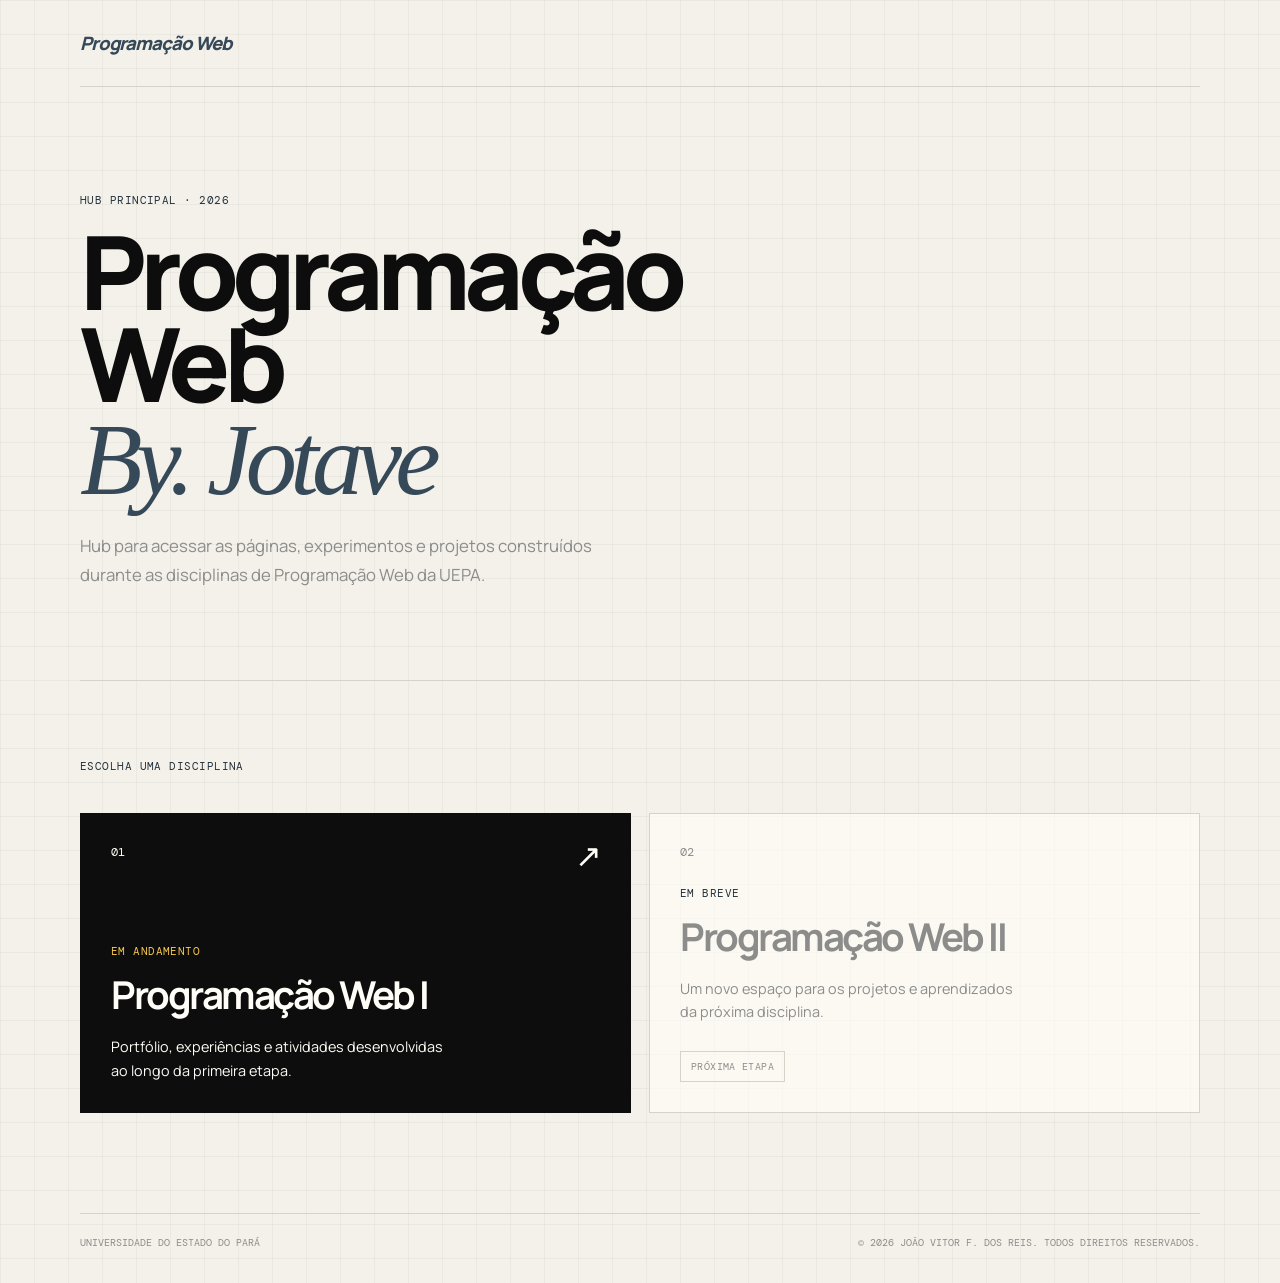
<file: index.html>
<!DOCTYPE html>
<html lang="pt-BR">
<head>
    <meta charset="UTF-8">
    <meta name="viewport" content="width=device-width, initial-scale=1.0">
    <meta name="description" content="Hub principal das páginas desenvolvidas nas disciplinas de Programação Web da UEPA.">
    <link rel="icon" type="image/x-icon" href="public/favicon/favicon.ico">
    <link rel="apple-touch-icon" href="public/favicon/apple-touch-icon.png">
    <title>Hub de Programação Web | UEPA</title>
    <link rel="stylesheet" href="style/hub.css">
</head>
<body>
    <header class="topo">
        <a class="marca" href="index.html" aria-label="Voltar ao início">
            <span><em>Programação Web</em></span>
        </a>
    </header>

    <main>
        <section class="hero" aria-labelledby="titulo-principal">
            <div class="hero-conteudo">
                <p class="eyebrow">Hub principal · 2026</p>
                <h1 id="titulo-principal">Programação Web <br> <em>By. <a href="https://github.com/jotavedreis" target="_blank" rel="noopener noreferrer">Jotave</a></em></h1>
                <p class="intro">Hub para acessar as páginas, experimentos e projetos construídos durante as disciplinas de Programação Web da UEPA.</p>
            </div>
        </section>

        <section class="disciplinas">
            <div class="secao-cabecalho">
                <p class="eyebrow">Escolha uma disciplina</p>
            </div>

            <div class="grade-disciplinas">
                <a class="disciplina disciplina-principal" href="prog-web-1/index.html" aria-label="Acessar a disciplina de Programação Web I">
                    <div class="numero">01</div>
                    <div class="disciplina-texto">
                        <p class="rotulo">Em andamento</p>
                        <h2>Programação Web I</h2>
                        <p>Portfólio, experiências e atividades desenvolvidas ao longo da primeira etapa.</p>
                    </div>
                    <span class="seta" aria-hidden="true">↗</span>
                </a>

                <div class="disciplina disciplina-futura" aria-label="Programação Web II em breve">
                    <div class="numero">02</div>
                    <div class="disciplina-texto">
                        <p class="rotulo">Em breve</p>
                        <h2>Programação Web II</h2>
                        <p>Um novo espaço para os projetos e aprendizados da próxima disciplina.</p>
                    </div>
                    <span class="badge">Próxima etapa</span>
                </div>
            </div>
        </section>
    </main>

    <footer>
        <p>Universidade do Estado do Pará</p>
        <p>&copy; 2026 João Vitor F. dos Reis. Todos direitos reservados.</p>
    </footer>
</body>
</html>
</file>
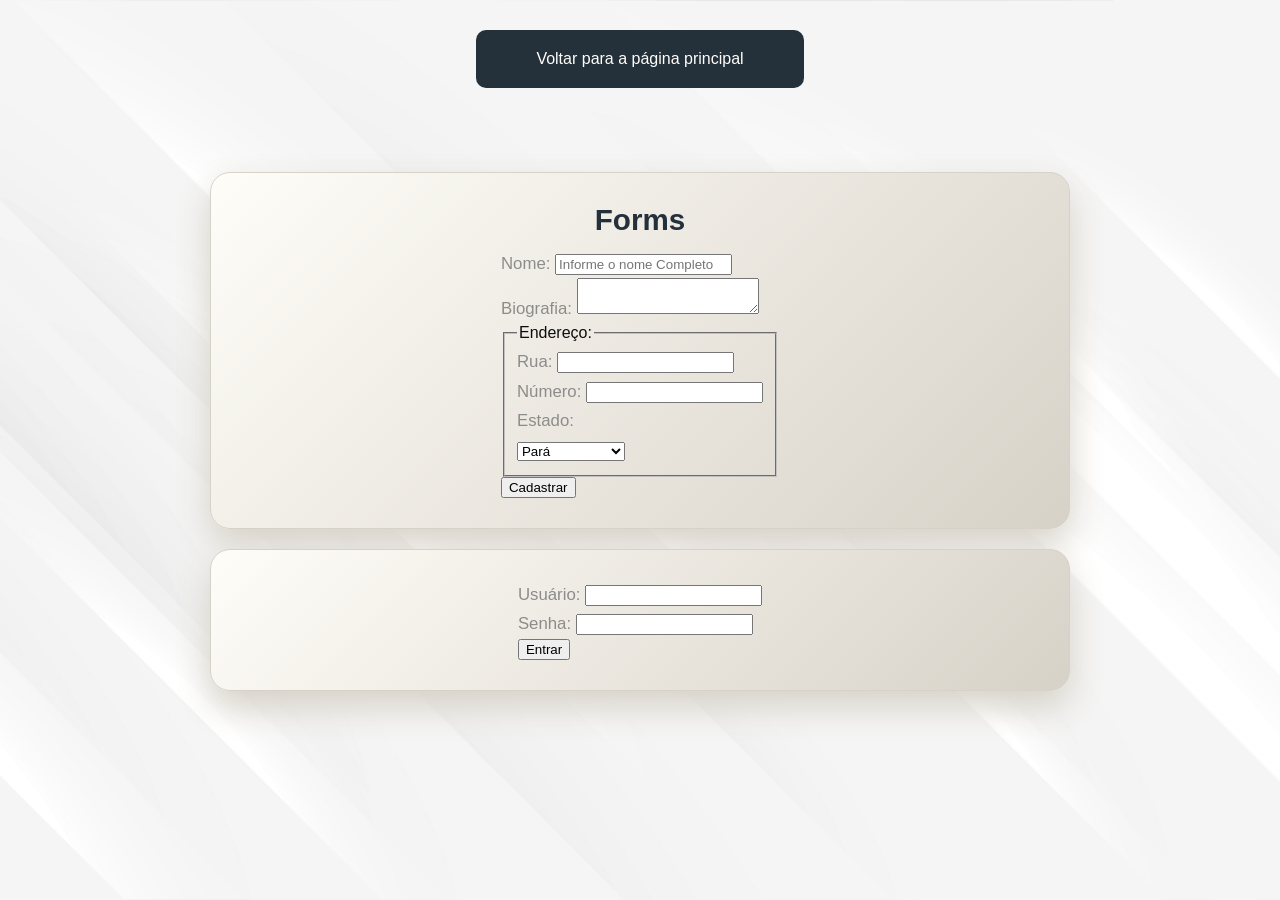
<file: prog-web-1/pages/atividade2(depricat).html>
<!DOCTYPE html>
<html lang="pt-BR">
<head>
    <meta charset="UTF-8">
    <meta name="viewport" content="width=device-width, initial-scale=1.0">
    <link rel="stylesheet" href="../style/style.css">
    <link rel="stylesheet" href="../style/atv2.css">

    <link rel="icon" href="../public/imgs/favicon/favicon.ico" type="image/x-icon">
    <link rel="apple-touch-icon" href="../public/imgs/favicon/apple-touch-icon.png">
    <title>TestForms</title>
</head>
<body>

    <header>
        <a href="../index.html" rel="noopener noreferrer" class="btn-telas">Voltar para a página principal</a>
    </header>

    <main>
        <article class="bloco">
            <h1>Forms</h1>
            <form>
                <div>
                    <p>
                        <label>
                            Nome: <input type="text" id="nomePessoa" name="nomePessoa" placeholder="Informe o nome Completo" required>
                        </label>
                    </p>
                </div>
                <div>
                    <p>
                        <label>
                            Biografia: <textarea id="bio" name="bio" required></textarea>
                        </label>
                    </p>
                </div>

                <fieldset>
                    <legend>Endereço:</legend>
                    <div>
                        <p>
                            <label>
                                Rua: <input type="text" id="rua" name="rua" required>
                            </label>
                        </p>
                    </div>
                    <div>
                        <p>
                            <label>
                                Número: <input type="text" id="numero" name="numero" required>
                            </label>
                        </p>
                    </div>

                    <p>
                        <label for="estado">Estado:</label>
                    </p>
                    <p>
                    <select id="estadoSelect" name="estado">
                        <option value="PA">Pará</option>
                        <option value="SP">São Paulo</option>
                        <option value="RJ">Rio de Janeiro</option>
                        <option value="AC">Acre</option>
                    </select>
                    </p>
                </fieldset>

                <button>Cadastrar</button>

            </form>
        </article>

        <article class="bloco">
            <form>
                <div>
                    <p>
                        <label>
                            Usuário: <input type="text" id="usuario" name="usuario" required>
                        </label>
                    </p>
                </div>

                <div>
                    <p>
                        <label>
                            Senha: <input type="password" id="senha" name="senha" required>
                        </label>
                    </p>
                </div>

                <button>Entrar</button>
            </form>
        </article>
    
</body>
</html>
</file>
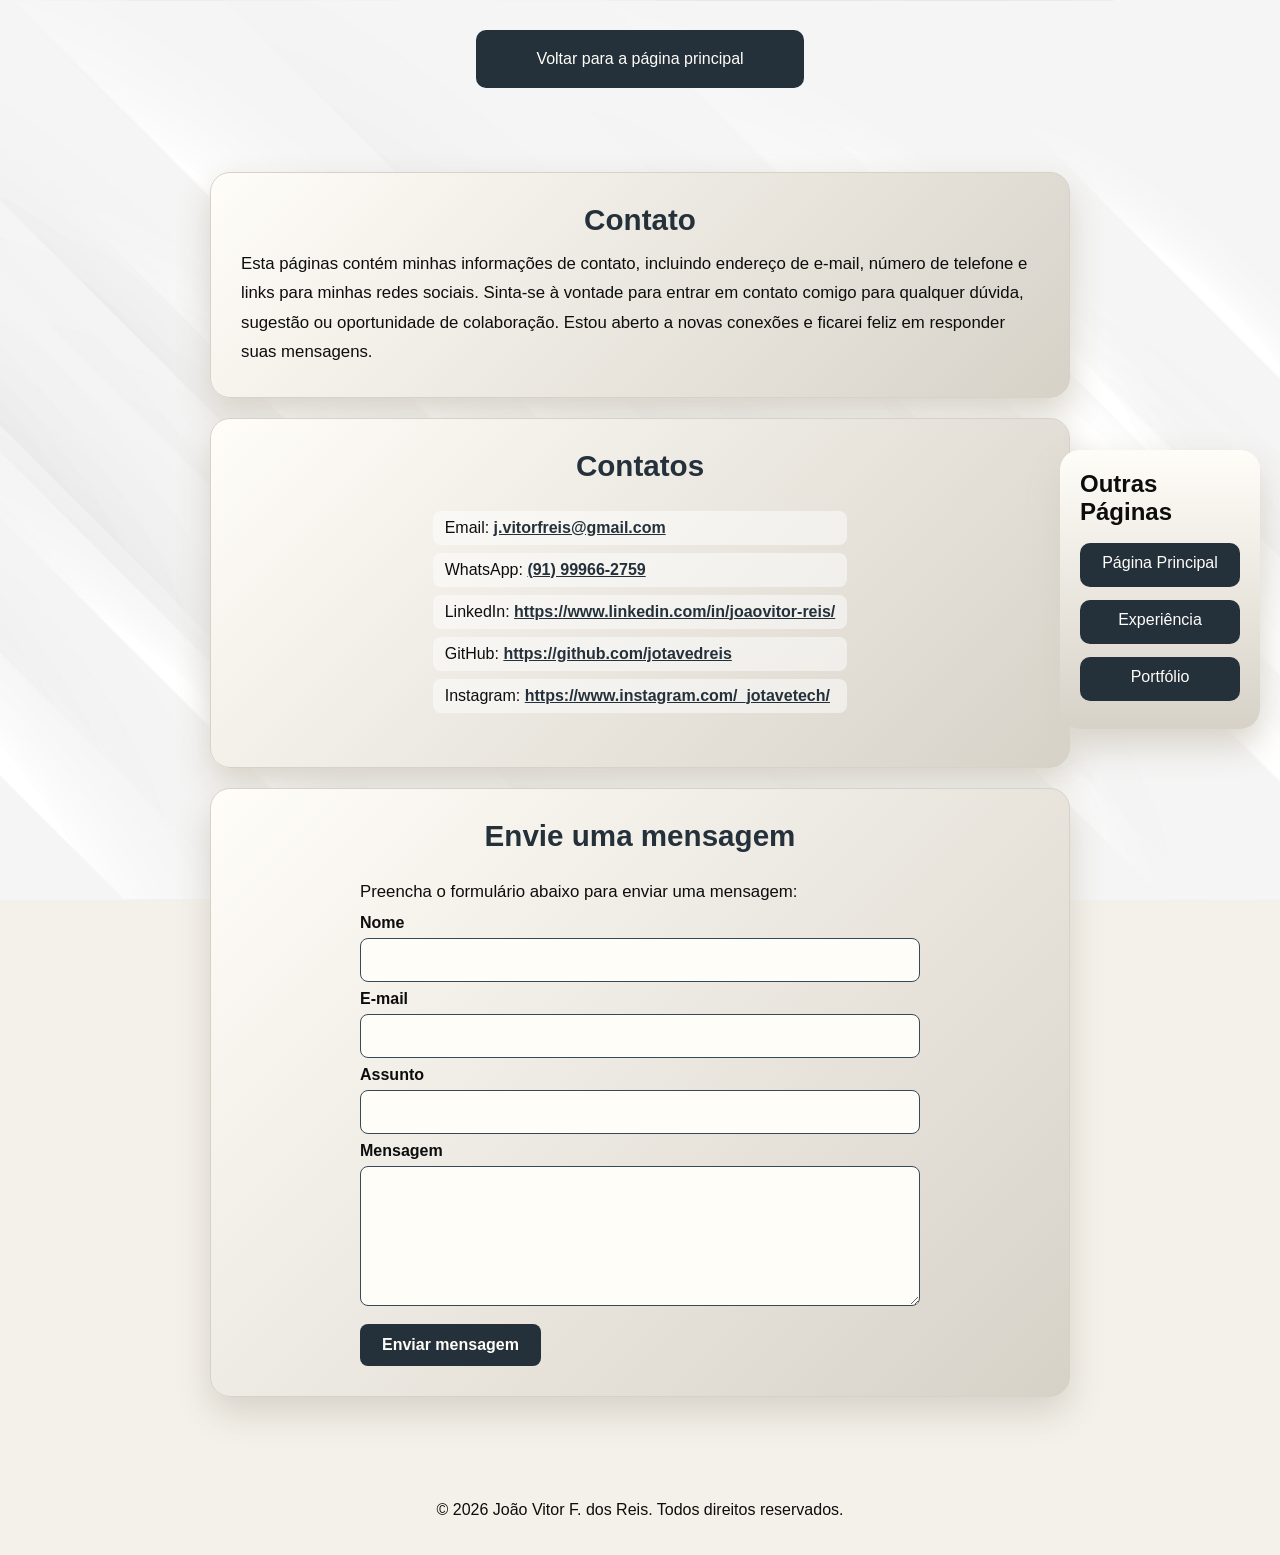
<file: prog-web-1/pages/contato.html>
<!DOCTYPE html>
<html lang="pt-BR">
<head>
    <meta charset="UTF-8">
    <meta name="viewport" content="width=device-width, initial-scale=1.0">
    <title>Contato</title>
    <link id="stylesheet" rel="stylesheet" href="../style/main.css">
    <link rel="stylesheet" href="../style/paginas.css">
    <link rel="icon" href="../public/imgs/favicon/favicon.ico" type="image/x-icon">
    <link rel="apple-touch-icon" href="../public/imgs/favicon/apple-touch-icon.png">
</head>
<body>
    <header>
        <a href="../index.html" class="btn-telas">Voltar para a página principal</a>
    </header>

    <main>
        <article class="bloco">
            <h1>Contato</h1>
            <p>
                Esta páginas contém minhas informações de contato, incluindo endereço de e-mail, número de telefone e links para minhas redes sociais. Sinta-se à vontade para entrar em contato comigo para qualquer dúvida, sugestão ou oportunidade de colaboração. Estou aberto a novas conexões e ficarei feliz em responder suas mensagens.
            </p>
        </article>

        <section class="bloco">
            <h1>Contatos</h1>
            <ul>
                <li>Email: <a href="mailto:j.vitorfreis@gmail.com" target="_blank">j.vitorfreis@gmail.com</a></li>
                <li>WhatsApp: <a href="https://wa.me/5591999662759" target="_blank">(91) 99966-2759</a></li>
                <li>LinkedIn: <a href="https://www.linkedin.com/in/joaovitor-reis/" target="_blank">https://www.linkedin.com/in/joaovitor-reis/</a></li>
                <li>GitHub: <a href="https://github.com/jotavedreis" target="_blank">https://github.com/jotavedreis</a></li>
                <li>Instagram: <a href="https://www.instagram.com/_jotavetech/" target="_blank">https://www.instagram.com/_jotavetech/</a></li>
            </ul>
        </section>

        <section class="bloco">
            <h1>Envie uma mensagem</h1>
            <form action="mailto:teste@gmail.com" method="post" enctype="text/plain">
                <p>Preencha o formulário abaixo para enviar uma mensagem:</p>

                <label>Nome <input type="text" id="nome" name="nome" required></label>

                <label>E-mail <input type="email" id="email" name="email" required></label>

                <label>Assunto <input type="text" id="assunto" name="assunto" required></label>

                <label>Mensagem <textarea id="mensagem" name="mensagem" rows="6" required></textarea></label>

                <button type="submit">Enviar mensagem</button>
            </form>
        </section>
    </main>

    <footer>
        <p>&copy; 2026 João Vitor F. dos Reis. Todos direitos reservados.</p>
    </footer>

    <aside>
        <h2>Outras Páginas</h2>
            <a href="../index.html">Página Principal</a>
            <a href="experiencia.html">Experiência</a>
            <a href="portifolio.html">Portfólio</a>
    </aside>

</body>
<script src="../js/vlibras.js"></script>

</html>
</file>
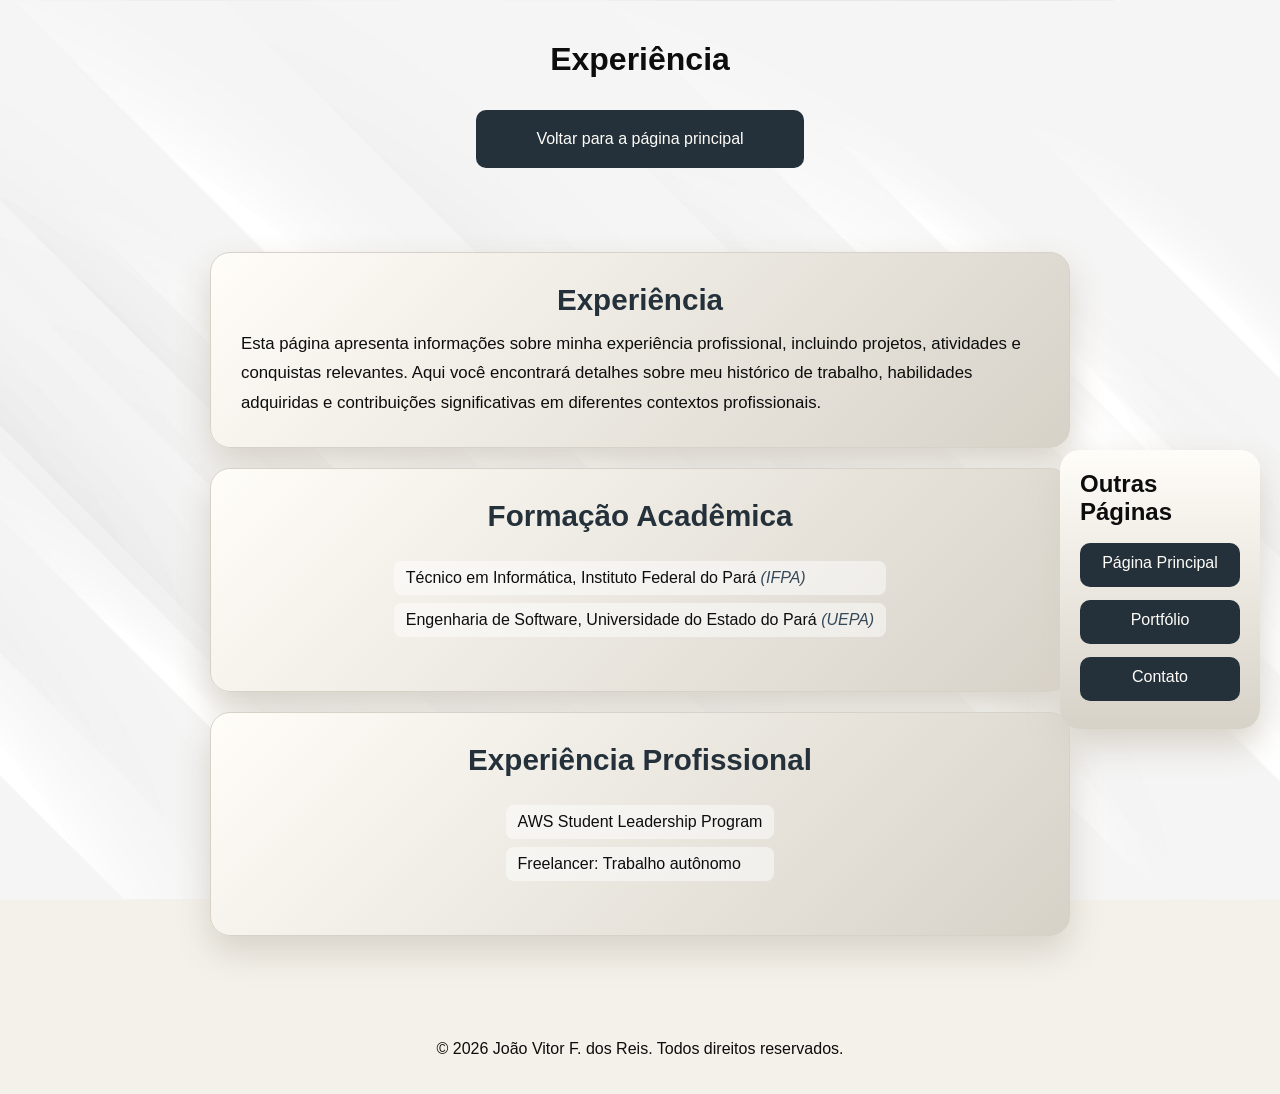
<file: prog-web-1/pages/experiencia.html>
<!DOCTYPE html>
<html lang="pt-BR">
<head>
    <meta charset="UTF-8">
    <meta name="viewport" content="width=device-width, initial-scale=1.0">
    <title>Experiência</title>
    <link rel="stylesheet" href="../style/main.css">
    <link rel="stylesheet" href="../style/paginas.css">
    <link rel="icon" href="../public/imgs/favicon/favicon.ico" type="image/x-icon">
    <link rel="apple-touch-icon" href="../public/imgs/favicon/apple-touch-icon.png">
</head>
<body>
    <header>
        <h1>Experiência</h1>
        <a href="../index.html" class="btn-telas">Voltar para a página principal</a>
    </header>

    <main>
        <article class="bloco">
            <h1>Experiência</h1>
            <p>
                Esta página apresenta informações sobre minha experiência profissional, incluindo projetos, atividades e conquistas relevantes. Aqui você encontrará detalhes sobre meu histórico de trabalho, habilidades adquiridas e contribuições significativas em diferentes contextos profissionais.
            </p>
        </article>

        <div class="bloco">
            <h1>Formação Acadêmica</h1>
            <ul>
                <li>Técnico em Informática, Instituto Federal do Pará <span class="instituicao">(IFPA)</span></li>
                <li>Engenharia de Software, Universidade do Estado do Pará <span class="instituicao">(UEPA)</span></li>
            </ul>
        </div>

        <div class="bloco">
            <h1>Experiência Profissional</h1>
            <ul>
                <li>AWS Student Leadership Program</li>
                <li>Freelancer: Trabalho autônomo</li>
            </ul>
        </div>
    </main>

    <footer>
        <p>&copy; 2026 João Vitor F. dos Reis. Todos direitos reservados.</p>
    </footer>

    <aside>
        <h2>Outras Páginas</h2>
            <a href="../index.html">Página Principal</a>
            <a href="portifolio.html">Portfólio</a>
            <a href="contato.html">Contato</a>
    </aside>

</body>
<script src="../js/vlibras.js"></script>

</html>
</file>
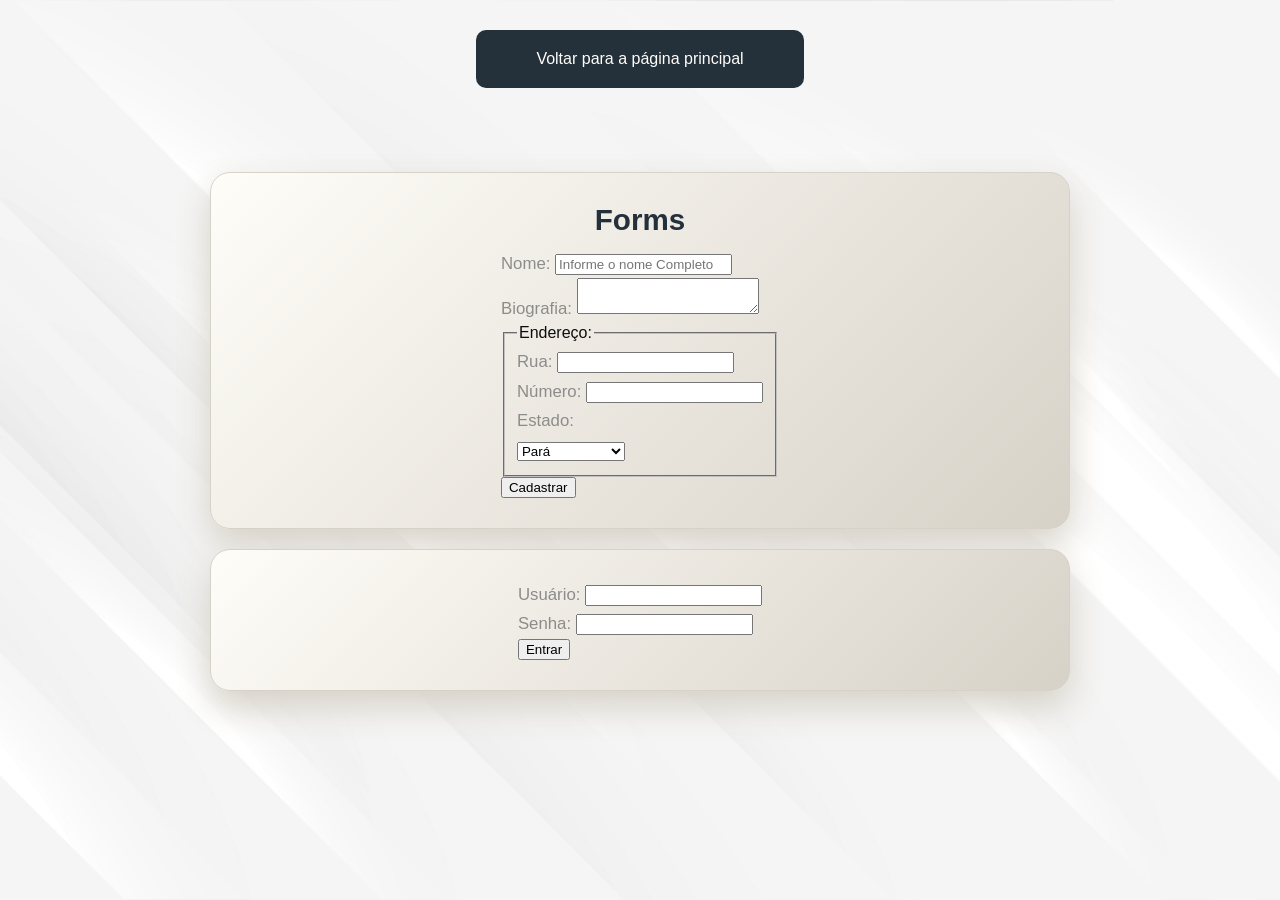
<file: Prog. Web I/pages/atividade2(depricat).html>
<!DOCTYPE html>
<html lang="pt-br">
<head>
    <meta charset="UTF-8">
    <meta name="viewport" content="width=device-width, initial-scale=1.0">
    <link rel="stylesheet" href="../style/style.css">
    <link rel="stylesheet" href="../style/atv2.css">

    <link rel="icon" href="../public/imgs/favicon/favicon.ico" type="image/x-icon">
    <link rel="apple-touch-icon" href="../public/imgs/favicon/apple-touch-icon.png">
    <title>TestForms</title>
</head>
<body>

    <header>
        <a href="../index.html" rel="noopener noreferrer" class="btn-telas">Voltar para a página principal</a>
    </header>

    <main>
        <article class="bloco">
            <h1>Forms</h1>
            <form>
                <div>
                    <p>
                        <label>
                            Nome: <input type="text" id="nomePessoa" name="nomePessoa" placeholder="Informe o nome Completo" required>
                        </label>
                    </p>
                </div>
                <div>
                    <p>
                        <label>
                            Biografia: <textarea id="bio" name="bio" required></textarea>
                        </label>
                    </p>
                </div>

                <fieldset>
                    <legend>Endereço:</legend>
                    <div>
                        <p>
                            <label>
                                Rua: <input type="text" id="rua" name="rua" required>
                            </label>
                        </p>
                    </div>
                    <div>
                        <p>
                            <label>
                                Número: <input type="text" id="numero" name="numero" required>
                            </label>
                        </p>
                    </div>

                    <p>
                        <label for="estado">Estado:</label>
                    </p>
                    <p>
                    <select id="estadoSelect" name="estado">
                        <option value="PA">Pará</option>
                        <option value="SP">São Paulo</option>
                        <option value="RJ">Rio de Janeiro</option>
                        <option value="AC">Acre</option>
                    </select>
                    </p>
                </fieldset>

                <button>Cadastrar</button>

            </form>
        </article>

        <article class="bloco">
            <form>
                <div>
                    <p>
                        <label>
                            Usuário: <input type="text" id="usuario" name="usuario" required>
                        </label>
                    </p>
                </div>

                <div>
                    <p>
                        <label>
                            Senha: <input type="password" id="senha" name="senha" required>
                        </label>
                    </p>
                </div>

                <button>Entrar</button>
            </form>
        </article>
    
</body>
</html>
</file>
<file: style/hub.css>
@import url('https://fonts.googleapis.com/css2?family=DM+Mono:wght@400;500&family=Manrope:wght@400;500;600;700;800&display=swap');

:root {
    --ink: #0D0D0D;
    --muted: #8C8C8B;
    --paper: #f4f1ea;
    --panel: #fffdf8;
    --line: #d7d2c8;
    --accent: #364959;
    --accent-dark: #24313b;
    --yellow: #f5c84b;
}

* {
    box-sizing: border-box;
}

body {
    min-height: 100vh;
    margin: 0;
    color: var(--ink);
    background-color: var(--paper);
    background-image: linear-gradient(rgba(23, 33, 43, .045) 1px, transparent 1px), linear-gradient(90deg, rgba(23, 33, 43, .045) 1px, transparent 1px);
    background-size: 34px 34px;
    font-family: 'Manrope', sans-serif;

    .topo,
    main,
    footer {
        width: min(1120px, calc(100% - 64px));
        margin: 0 auto;
    }
    .topo {
    display: flex;
    align-items: center;
    justify-content: space-between;
    padding: 30px 0;
    border-bottom: 1px solid var(--line);
    }

    .marca {
    color: var(--ink);
    font-size: 1.15rem;
    font-weight: 800;
    letter-spacing: -.06em;
    text-decoration: none;

        span {
            color: var(--accent);
        }
    }

    .eyebrow,
    .rotulo,
    .numero,
    .badge {
        font-family: 'DM Mono', monospace;
        letter-spacing: .04em;
        text-transform: uppercase;
    }

    .hero {
    display: grid;
    grid-template-columns: 1fr 140px;
    align-items: end;
    gap: 32px;
    padding: 106px 0 90px;
    border-bottom: 1px solid var(--line);
}

.eyebrow {
    margin: 0 0 18px;
    color: var(--accent-dark);
    font-size: .7rem;
}

h1,
h2,
h3,
p {
    margin-top: 0;
}

h1,
h2,
h3 {
    letter-spacing: -.065em;
}

h1 {
    max-width: 790px;
    margin-bottom: 26px;
    font-size: clamp(3.5rem, 8vw, 7.6rem);
    line-height: .9;
    font-weight: 800;
}

h1 em {
    color: var(--accent);
    font-family: Georgia, serif;
    font-weight: 400;

    a {
        color: var(--accent);
        text-decoration: none;
    }

    a:hover,
    a:focus-visible {
        text-decoration: underline;
    }
}

.intro {
    max-width: 540px;
    margin-bottom: 0;
    color: var(--muted);
    font-size: 1.05rem;
    line-height: 1.7;
}

.marcador {
    padding: 16px 0 12px 18px;
    border-left: 2px solid var(--accent);
    color: var(--ink);
    font-family: 'DM Mono', monospace;
    font-size: 1.5rem;
    line-height: 1.1;

    span {
        color: var(--muted);
        font-size: .9rem;
    }
}

.disciplinas {
    padding: 78px 0 100px;
}

.secao-cabecalho {
    display: flex;
    align-items: end;
    justify-content: space-between;
    gap: 30px;
    margin-bottom: 34px;

    h2 {
        max-width: 380px;
        margin: 0;
        font-size: clamp(1.8rem, 3vw, 2.7rem);
        line-height: 1;
    }

    .eyebrow {
        margin-bottom: 6px;
    }
}

.grade-disciplinas {
    display: grid;
    grid-template-columns: repeat(2, 1fr);
    gap: 18px;
}

.disciplina {
    position: relative;
    display: flex;
    min-height: 300px;
    flex-direction: column;
    justify-content: space-between;
    padding: 30px;
    border: 1px solid var(--ink);
    text-decoration: none;
}

.disciplina-principal {
    color: var(--panel);
    background: var(--ink);
    transition: transform .25s ease, background .25s ease;

    &:hover,
    &:focus-visible {
        background: var(--accent-dark);
        transform: translateY(-6px);
    }
}

.disciplina-futura {
    color: var(--muted);
    border-color: var(--line);
    background: rgba(255, 253, 248, .64);

    .rotulo {
        color: var(--accent-dark);
    }
}

.numero {
    font-size: .75rem;
}

.rotulo {
    margin-bottom: 10px;
    color: var(--yellow);
    font-size: .66rem;
}

.disciplina-texto {
    max-width: 390px;

    p:last-child {
        max-width: 340px;
        margin-bottom: 0;
        font-size: .9rem;
        line-height: 1.6;
    }
}

h2 {
    margin-bottom: 14px;
    color: inherit;
    font-size: clamp(1.7rem, 3vw, 2.55rem);
    font-weight: 700;
}

.seta {
    position: absolute;
    top: 25px;
    right: 28px;
    font-size: 2rem;
    line-height: 1;
}

.badge {
    align-self: flex-start;
    padding: 8px 10px;
    border: 1px solid var(--line);
    color: var(--muted);
    font-size: .6rem;
}

footer {
    display: flex;
    justify-content: space-between;
    gap: 20px;
    padding: 22px 0 34px;
    border-top: 1px solid var(--line);
    color: var(--muted);
    font-family: 'DM Mono', monospace;
    font-size: .65rem;
    text-transform: uppercase;

    p {
        margin: 0;
    }
}

@media (max-width: 700px) {
    .topo {
        padding: 22px 0;
    }

    .hero {
        grid-template-columns: 1fr;
        gap: 36px;
        padding: 76px 0 62px;
    }

    h1 {
        font-size: clamp(3.1rem, 17vw, 5.2rem);
    }

    .marcador {
        width: fit-content;
        padding-top: 8px;
    }

    .disciplinas {
        padding: 58px 0 72px;
    }

    .secao-cabecalho,
    .grade-disciplinas,
    footer {
        display: block;
    }

    .secao-cabecalho {
        h2 {
            margin-top: 28px;
        }
    }

    .disciplina + .disciplina {
        margin-top: 14px;
    }

    footer {
        p + p {
            margin-top: 10px;
        }
    }
}
}
</file>
<file: prog-web-1/style/style.css>
:root {
    --ink: #0D0D0D;
    --muted: #8C8C8B;
    --paper: #f4f1ea;
    --panel: #fffdf8;
    --line: #d7d2c8;
    --accent: #364959;
    --accent-dark: #24313b;
    --yellow: #f5c84b;
}

html {
    overflow-x: hidden;
}

body {
    margin: 0;
    padding: 0;
    font-family: Arial, sans-serif;
    overflow-x: hidden;
    display: flex;
    flex-direction: column;
    align-items: center;
    min-height: 100vh;
    color: var(--ink);
    background: var(--paper) url(../public/imgs/background/background-white.jpg) center / cover no-repeat fixed;

    header {
        width: 100%;
        padding: 20px;
        text-align: center;
    }

    > aside {
        position: fixed;
        top: 50%;
        right: 20px;
        display: flex;
        flex-direction: column;
        align-items: center;
        justify-content: center;
        width: 200px;
        min-height: 25vh;
        padding: 20px;
        gap: 5px;
        background: linear-gradient(var(--panel), var(--line));
        border-radius: 20px;
        box-shadow: 0 16px 35px var(--line);

        h2 {
            margin: 0 0 12px;
            color: var(--ink);
        }

        a {
            display: block;
            width: min(100%, 220px);
            min-height: 44px;
            margin-bottom: 8px;
            padding: 10px 14px;
            color: var(--panel);
            line-height: 1.2;
            text-align: center;
            text-decoration: none;
            background: var(--accent-dark);
            border-radius: 10px;
            transition: background-color 0.3s ease, color 0.3s ease;

            &:hover,
            &:focus-visible {
                color: var(--line);
                background: var(--accent);
            }
        }
    }

    main {
    width: min(100% - 32px, 900px);
    margin: 34px 16px 48px;
    }

    .bloco {
        display: flex;
        flex-direction: column;
        align-items: center;
        justify-content: center;
        width: min(100% - 40px, 900px);
        margin: 20px auto;
        padding: 30px;
        background: linear-gradient(135deg, var(--panel) 0%, var(--line) 100%);
        border: 1px solid var(--line);
        border-radius: 20px;
        box-shadow: 0 16px 35px var(--line);
        h1,
        h2 {
            margin: 0 0 12px;
            color: var(--accent-dark);
            font-size: clamp(1.35rem, 3vw, 1.85rem);
        }

        p {
            margin: 0;
            color: var(--muted);
            font-size: 1.05rem;
            line-height: 1.75;
        }

        a {
            color: var(--accent-dark);
            font-weight: 700;
        }
    }

    .btn-telas {
        display: inline-block;
        padding: 20px 60px;
        margin: 10px;
        color: var(--panel);
        text-align: center;
        text-decoration: none;
        background: var(--accent-dark);
        border-radius: 10px;
        cursor: pointer;
        transition: background-color 0.3s ease, box-shadow 0.3s ease, transform 0.3s ease;
    }

    .btn-telas:hover,
    .btn-telas:focus-visible {
        color: var(--panel);
        background: var(--accent);
        box-shadow: 0 4px 8px var(--line);
        transform: scale(1.05);
    }

    footer {
        margin-top: auto;
        padding: 20px;
        text-align: center;
    }

    @media (max-width: 760px) {
        > aside {
            display: none;
        }
    }
}

*,
*::before,
*::after {
    box-sizing: border-box;
}
</file>
<file: prog-web-1/style/atv2.css>
.videos {
    display: flex;
    flex-direction: column;
    align-items: center;
    justify-content: center;
    color: var(--panel);

    video {
        margin: 20px;
        border-radius: 10px;
    }
}

table {
    width: 100%;
    border-collapse: collapse;
    text-align: center;

    td {
        padding: 10px;
    }
}
</file>
<file: prog-web-1/style/main.css>
*,
*::before,
*::after {
    box-sizing: border-box;
}

:root {
    --ink: #0D0D0D;
    --muted: #8C8C8B;
    --paper: #f4f1ea;
    --panel: #fffdf8;
    --line: #d7d2c8;
    --accent: #364959;
    --accent-dark: #24313b;
    --yellow: #f5c84b;
}

body {
    margin: 0;
    padding: 0;
    font-family: Arial, sans-serif;
    overflow-x: hidden;
    display: flex;
    flex-direction: column;
    align-items: center;
    min-height: 100vh;
    color: var(--ink);
    background: var(--paper) url(../public/imgs/background/background-white.jpg) center / cover no-repeat fixed;

    header {
        width: 100%;
        padding: 20px;
        text-align: center;
    }

    > aside {
        position: fixed;
        top: 50%;
        right: 20px;
        display: flex;
        flex-direction: column;
        align-items: center;
        justify-content: center;
        width: 200px;
        min-height: 25vh;
        padding: 20px;
        gap: 5px;
        background: linear-gradient(var(--panel), var(--line));
        border-radius: 20px;
        box-shadow: 0 16px 35px var(--line);

        h2 {
            margin: 0 0 12px;
            color: var(--ink);
        }

        a {
            display: block;
            width: min(100%, 220px);
            min-height: 44px;
            margin-bottom: 8px;
            padding: 10px 14px;
            color: var(--panel);
            line-height: 1.2;
            text-align: center;
            text-decoration: none;
            background: var(--accent-dark);
            border-radius: 10px;
            transition: background-color 0.3s ease, color 0.3s ease;

            &:hover,
            &:focus-visible {
                color: var(--line);
                background: var(--accent);
            }
        }
    }

    main {
        width: min(100% - 32px, 900px);
        margin: 34px 16px 48px;
    }

    .bloco {
        display: flex;
        flex-direction: column;
        align-items: center;
        justify-content: center;
        width: min(100% - 40px, 900px);
        margin: 20px auto;
        padding: 30px;
        background: linear-gradient(135deg, var(--panel) 0%, var(--line) 100%);
        border: 1px solid var(--line);
        border-radius: 20px;
        box-shadow: 0 16px 35px var(--line);

        h1,
        h2 {
            margin: 0 0 12px;
            color: var(--accent-dark);
            font-size: clamp(1.35rem, 3vw, 1.85rem);
        }

        p:not(.etiqueta) {
            margin: 0;
            color: var(--ink);
            font-size: 1.05rem;
            line-height: 1.75;
        }

        a {
            color: var(--accent-dark);
            font-weight: 700;
        }

        ul {
            list-style: none;
            padding: 0;

            li {
                margin-bottom: 8px;
                padding: 8px 12px;
                background: rgba(255, 255, 255, 0.5);
                border-radius: 8px;
            }
        }
    }

    .btn-telas {
        display: inline-block;
        padding: 20px 60px;
        margin: 10px;
        color: var(--panel);
        text-align: center;
        text-decoration: none;
        background: var(--accent-dark);
        border-radius: 10px;
        cursor: pointer;
        transition: background-color 0.3s ease, box-shadow 0.3s ease, transform 0.3s ease;

        &:hover,
        &:focus-visible {
            color: var(--panel);
            background: var(--accent);
            box-shadow: 0 4px 8px var(--line);
            transform: scale(1.05);
        }
    }

    footer {
        margin-top: auto;
        padding: 20px;
        text-align: center;
    }

    @media (max-width: 760px) {
        > aside {
            display: none;
        }
    }
}

form {
    display: flex;
    flex-direction: column;
    gap: 8px;
    width: min(100%, 560px);
    margin-top: 12px;

    p {
        align-self: flex-start;
        margin: 0 0 10px;
        color: var(--muted);
        line-height: 1.5;
    }

    label {
        display: flex;
        flex-direction: column;
        align-items: flex-start;
        gap: 6px;
        width: 100%;
        color: var(--ink);
        font-weight: 700;
    }

    input,
    textarea {
        box-sizing: border-box;
        width: 100%;
        padding: 12px 14px;
        color: var(--ink);
        font: inherit;
        background: var(--panel);
        border: 1px solid var(--line);
        border-radius: 8px;
        outline: none;
        transition: border-color 0.2s ease, box-shadow 0.2s ease;
    }

    textarea {
        min-height: 140px;
        resize: vertical;
    }

    input:focus,
    textarea:focus {
        border-color: var(--accent);
        box-shadow: 0 0 0 3px var(--line);
    }

    input:invalid:not(:placeholder-shown),
    textarea:invalid:not(:placeholder-shown) {
        border-color: var(--accent);
    }

    button {
        align-self: flex-start;
        margin-top: 10px;
        padding: 12px 22px;
        color: var(--panel);
        font: inherit;
        font-weight: 700;
        background: var(--accent-dark);
        border: 0;
        border-radius: 8px;
        cursor: pointer;
        transition: background-color 0.2s ease, transform 0.2s ease;
    }

    button:hover,
    button:focus-visible {
        background: var(--accent);
        transform: translateY(-2px);
    }
}

@media (max-width: 600px) {
    form {
        button {
            align-self: stretch;
        }
    }
}

.instituicao {
    font-style: italic;
    color: var(--accent);
}

table {
    width: 100%;
    border-collapse: collapse;
    text-align: center;

    td {
        padding: 10px;
    }
}

img {
    max-width: 100%;
    height: auto;

    &[alt*="Foto"] {
        width: 200px;
        height: 200px;
        border-radius: 50%;
        object-fit: cover;
    }
}
</file>
<file: prog-web-1/style/paginas.css>
/* =========================================
   ESTILOS ESPECÍFICOS DE PÁGINA
   ========================================= */

.portifolio-header {
    text-align: center;
    padding: 30px 20px;

    h1 {
        margin-bottom: 20px;
        color: var(--accent-dark);
        font-size: clamp(2rem, 5vw, 3rem);
    }
}

.experiencia-header {
    text-align: center;
    padding: 30px 20px;

    h1 {
        margin-bottom: 20px;
        color: var(--accent-dark);
        font-size: clamp(2rem, 5vw, 3rem);
    }
}

.contato-header {
    text-align: center;
    padding: 30px 20px;
}

.videos-table {
    margin: 20px auto;

    thead th {
        background: var(--accent-dark);
        color: var(--panel);
        padding: 12px;
    }

    tbody tr:nth-child(even) {
        background: var(--panel);
    }

    tbody tr:hover {
        background: var(--paper);
    }
}

@media (max-width: 768px) {
    .videos-table {
        overflow-x: auto;
    }
}
</file>
<file: Prog. Web I/style/style.css>
:root {
    --ink: #0D0D0D;
    --muted: #8C8C8B;
    --paper: #f4f1ea;
    --panel: #fffdf8;
    --line: #d7d2c8;
    --accent: #364959;
    --accent-dark: #24313b;
    --yellow: #f5c84b;
}

html {
    overflow-x: hidden;
}

body {
    margin: 0;
    padding: 0;
    font-family: Arial, sans-serif;
    overflow-x: hidden;
    display: flex;
    flex-direction: column;
    align-items: center;
    min-height: 100vh;
    color: var(--ink);
    background: var(--paper) url(../public/imgs/background/background-white.jpg) center / cover no-repeat fixed;

    header {
        width: 100%;
        padding: 20px;
        text-align: center;
    }

    > aside {
        position: fixed;
        top: 50%;
        right: 20px;
        display: flex;
        flex-direction: column;
        align-items: center;
        justify-content: center;
        width: 200px;
        min-height: 25vh;
        padding: 20px;
        gap: 5px;
        background: linear-gradient(var(--panel), var(--line));
        border-radius: 20px;
        box-shadow: 0 16px 35px var(--line);

        h2 {
            margin: 0 0 12px;
            color: var(--ink);
        }

        a {
            display: block;
            width: min(100%, 220px);
            min-height: 44px;
            margin-bottom: 8px;
            padding: 10px 14px;
            color: var(--panel);
            line-height: 1.2;
            text-align: center;
            text-decoration: none;
            background: var(--accent-dark);
            border-radius: 10px;
            transition: background-color 0.3s ease, color 0.3s ease;

            &:hover,
            &:focus-visible {
                color: var(--line);
                background: var(--accent);
            }
        }
    }

    main {
    width: min(100% - 32px, 900px);
    margin: 34px 16px 48px;
    }

    .bloco {
        display: flex;
        flex-direction: column;
        align-items: center;
        justify-content: center;
        width: min(100% - 40px, 900px);
        margin: 20px auto;
        padding: 30px;
        background: linear-gradient(135deg, var(--panel) 0%, var(--line) 100%);
        border: 1px solid var(--line);
        border-radius: 20px;
        box-shadow: 0 16px 35px var(--line);
        h1,
        h2 {
            margin: 0 0 12px;
            color: var(--accent-dark);
            font-size: clamp(1.35rem, 3vw, 1.85rem);
        }

        p {
            margin: 0;
            color: var(--muted);
            font-size: 1.05rem;
            line-height: 1.75;
        }

        a {
            color: var(--accent-dark);
            font-weight: 700;
        }
    }

    .btn-telas {
        display: inline-block;
        padding: 20px 60px;
        margin: 10px;
        color: var(--panel);
        text-align: center;
        text-decoration: none;
        background: var(--accent-dark);
        border-radius: 10px;
        cursor: pointer;
        transition: background-color 0.3s ease, box-shadow 0.3s ease, transform 0.3s ease;
    }

    .btn-telas:hover,
    .btn-telas:focus-visible {
        color: var(--panel);
        background: var(--accent);
        box-shadow: 0 4px 8px var(--line);
        transform: scale(1.05);
    }

    footer {
        margin-top: auto;
        padding: 20px;
        text-align: center;
    }

    @media (max-width: 760px) {
        > aside {
            display: none;
        }
    }
}

*,
*::before,
*::after {
    box-sizing: border-box;
}
</file>
<file: Prog. Web I/style/atv2.css>
.videos {
    display: flex;
    flex-direction: column;
    align-items: center;
    justify-content: center;
    color: var(--panel);

    video {
        margin: 20px;
        border-radius: 10px;
    }
}

table {
    width: 100%;
    border-collapse: collapse;
    text-align: center;

    td {
        padding: 10px;
    }
}
</file>
